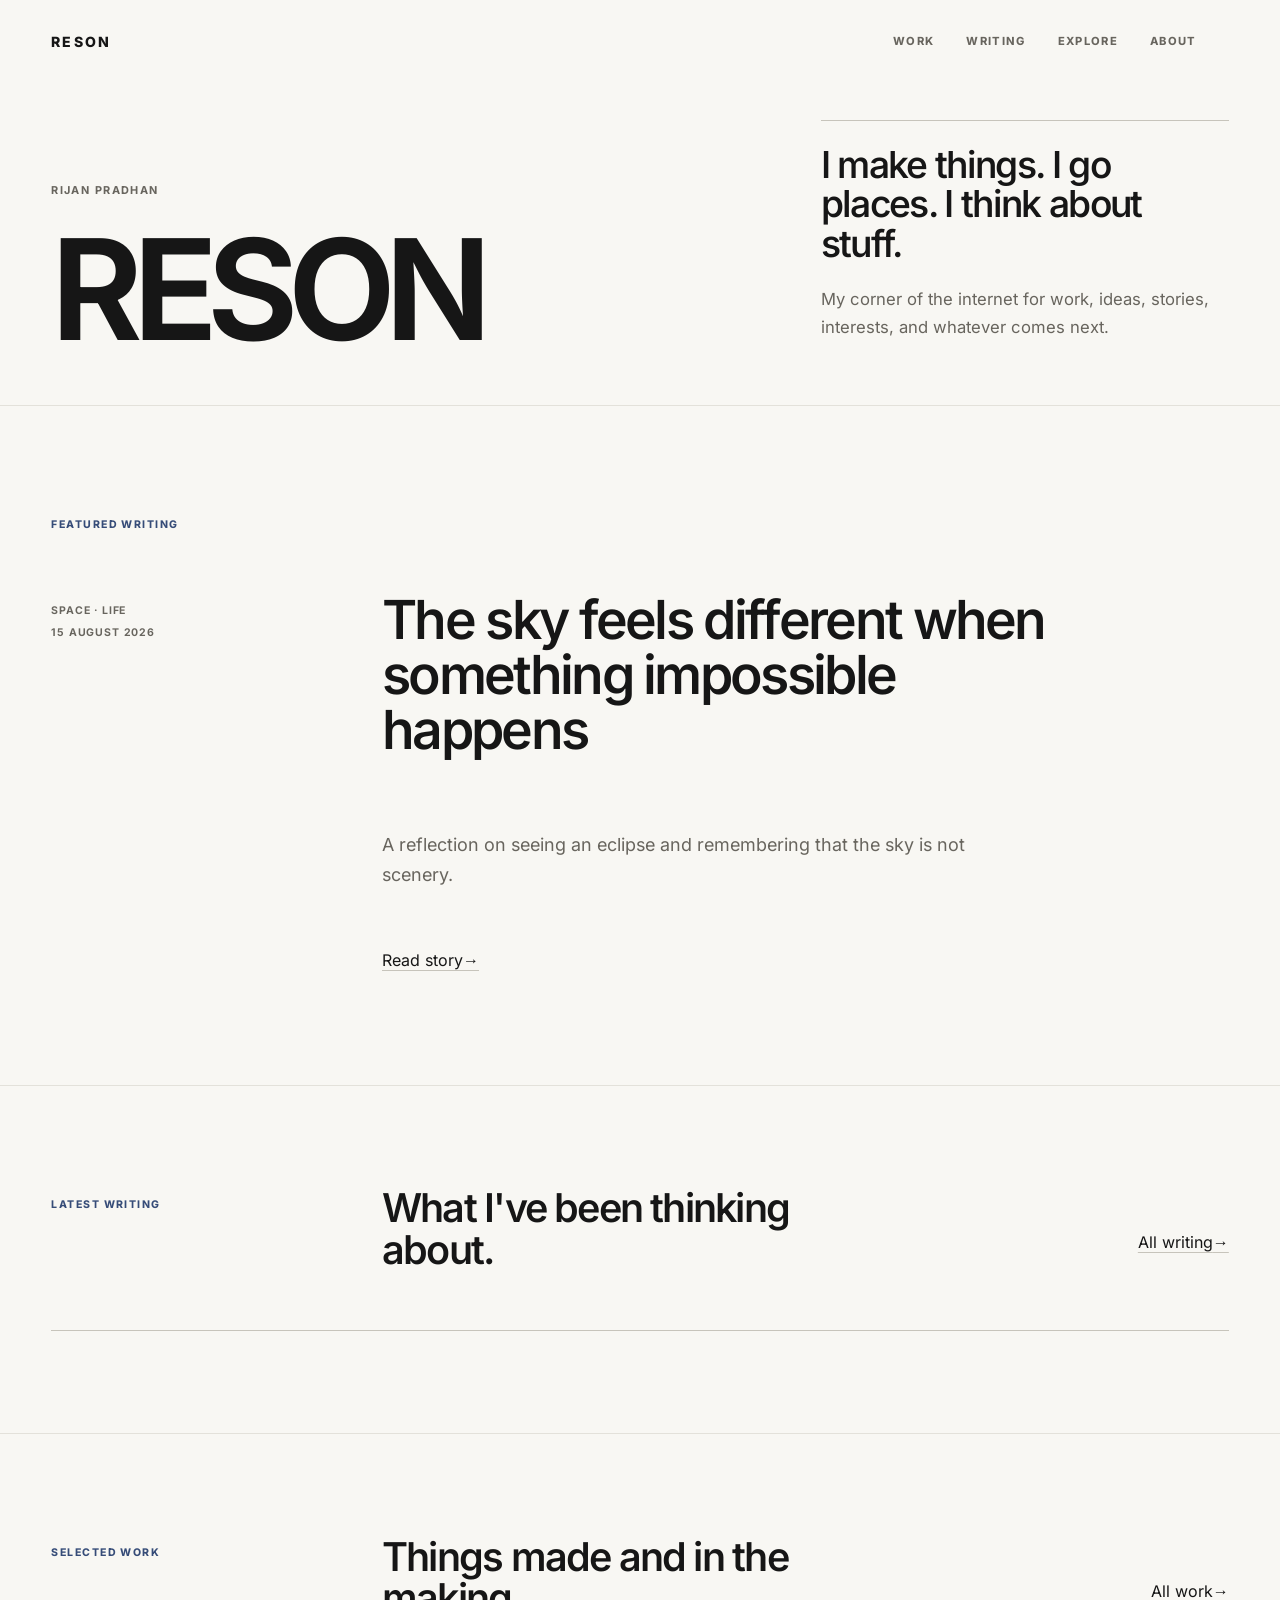
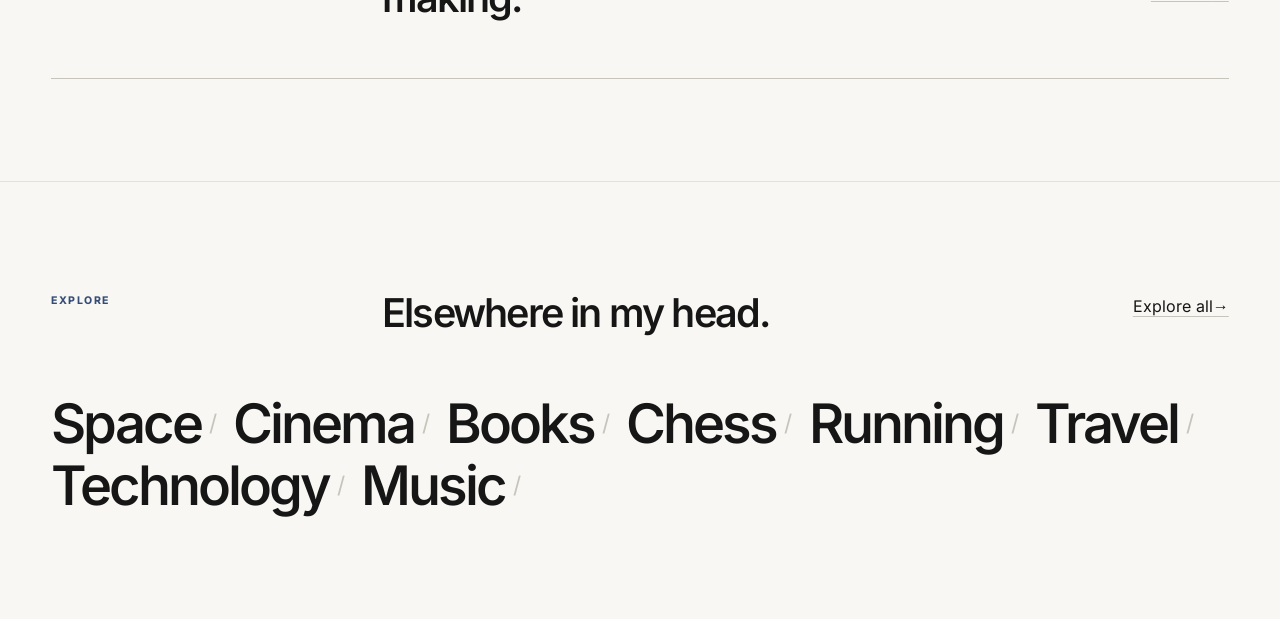
<file: index.html>
<!doctype html>
<html lang="en">
  <head>
    <meta charset="utf-8">
    <meta name="viewport" content="width=device-width, initial-scale=1">
    <meta name="theme-color" content="#F8F7F3">
    <meta
      name="description"
      content="RESON is the digital home of Rijan Pradhan — a place for work, writing, interests, and whatever comes next."
    >
    <meta name="author" content="Rijan Pradhan">
    <meta name="robots" content="index, follow">
    <meta property="og:title" content="RESON — The digital home of Rijan Pradhan">
    <meta
      property="og:description"
      content="Work, writing, interests, and whatever comes next."
    >
    <meta property="og:type" content="website">
    <meta property="og:url" content="https://byreson.com/">
    <meta property="og:site_name" content="RESON">
    <meta property="og:image" content="https://byreson.com/og.png">
    <meta property="og:image:alt" content="RESON — The digital home of Rijan Pradhan">
    <meta name="twitter:card" content="summary_large_image">
    <meta name="twitter:title" content="RESON — The digital home of Rijan Pradhan">
    <meta
      name="twitter:description"
      content="Work, writing, interests, and whatever comes next."
    >
    <meta name="twitter:image" content="https://byreson.com/og.png">
    <link rel="canonical" href="https://byreson.com/">
    <link rel="icon" href="/assets/favicon.svg" type="image/svg+xml">
    <link rel="alternate" type="application/rss+xml" title="RESON Writing" href="/rss.xml">
    <link
      rel="preload"
      href="/assets/fonts/inter-latin-variable.woff2"
      as="font"
      type="font/woff2"
      crossorigin
    >
    <script>document.documentElement.classList.add("js");</script>
    <link rel="stylesheet" href="style.css">
    <link rel="stylesheet" href="content.css">
    <script src="script.js" defer></script>
    <script type="application/ld+json">
      {
        "@context": "https://schema.org",
        "@graph": [
          {
            "@type": "Person",
            "@id": "https://byreson.com/#person",
            "name": "Rijan Pradhan",
            "alternateName": "Reson",
            "url": "https://byreson.com/",
            "sameAs": ["https://github.com/byreson"],
            "homeLocation": {
              "@type": "Place",
              "name": "Sydney, Australia"
            }
          },
          {
            "@type": "WebSite",
            "@id": "https://byreson.com/#website",
            "url": "https://byreson.com/",
            "name": "RESON",
            "description": "The digital home of Rijan Pradhan.",
            "publisher": { "@id": "https://byreson.com/#person" },
            "inLanguage": "en"
          }
        ]
      }
    </script>
    <title>RESON — The digital home of Rijan Pradhan</title>
  </head>

  <body class="home-page">
    <a class="skip-link" href="#main-content">Skip to content</a>
    <header class="site-header">
      <div class="shell header-inner">
        <a class="brand" href="/" aria-label="RESON, home" aria-current="page">
          <span>RESON</span>
        </a>

        <nav class="site-nav" aria-label="Primary navigation">
          <ul class="nav-list" id="nav-list">
            <li><a href="/work/" data-nav-link>Work</a></li>
            <li><a href="/writing/" data-nav-link>Writing</a></li>
            <li><a href="/explore/" data-nav-link>Explore</a></li>
            <li><a href="/about/" data-nav-link>About</a></li>
          </ul>

          <div class="nav-controls">
            <button
              class="menu-toggle"
              type="button"
              aria-expanded="false"
              aria-controls="nav-list"
            >
              <span class="menu-label">Menu</span>
              <span class="menu-icon" aria-hidden="true">
                <span></span>
                <span></span>
              </span>
            </button>
          </div>
        </nav>
      </div>
    </header>

    <main id="main-content">
      <section class="hero shell" id="top" aria-labelledby="hero-title">
        <div class="hero-cover">
          <p class="hero-name">Rijan Pradhan</p>
          <h1 class="hero-word" id="hero-title">RESON</h1>
        </div>
        <div class="hero-statement">
          <p class="hero-title">I make things. I go places. I think about stuff.</p>
          <p class="hero-intro">
            My corner of the internet for work, ideas, stories, interests, and whatever comes next.
          </p>
        </div>
      </section>

      <!-- RESON_PHOTO_START -->
      <!-- RESON_PHOTO_END -->

      <section class="section home-feature shell" id="featured-story" aria-labelledby="featured-story-title">
        <header class="editorial-section-header">
          <p class="section-index" id="featured-story-title">Featured writing</p>
        </header>

        <!-- RESON_FEATURE_START -->
        <article class="lead-story">
          <div class="lead-story-meta"><span>Space · Life</span><time datetime="2026-08-15">15 August 2026</time></div>
          <h2><a href="/writing/the-sky-feels-different/">The sky feels different when something impossible happens</a></h2>
          <p class="lead-story-dek">A reflection on seeing an eclipse and remembering that the sky is not scenery.</p>
          <a class="text-link" href="/writing/the-sky-feels-different/">Read story <span aria-hidden="true">→</span></a>
        </article>
        <!-- RESON_FEATURE_END -->
      </section>

      <section class="section shell" id="recent-writing" aria-labelledby="writing-title">
        <header class="editorial-section-header">
          <p class="section-index">Latest writing</p>
          <div>
            <h2 id="writing-title">What I've been thinking about.</h2>
            <a class="section-link text-link" href="/writing/">All writing <span aria-hidden="true">→</span></a>
          </div>
        </header>

        <!-- RESON_WRITING_START -->
        <div class="home-writing-list"></div>
        <!-- RESON_WRITING_END -->
      </section>

      <section class="section shell" id="selected-work" aria-labelledby="work-title">
        <header class="editorial-section-header">
          <p class="section-index">Selected work</p>
          <div>
            <h2 id="work-title">Things made and in the making.</h2>
            <a class="section-link text-link" href="/work/">All work <span aria-hidden="true">→</span></a>
          </div>
        </header>

        <!-- RESON_WORK_START -->
        <div class="project-list"></div>
        <!-- RESON_WORK_END -->
      </section>

      <section class="section interests-section shell" id="explore-teaser" aria-labelledby="explore-title">
        <header class="editorial-section-header">
          <p class="section-index">Explore</p>
          <div>
            <h2 id="explore-title">Elsewhere in my head.</h2>
            <a class="section-link text-link" href="/explore/">Explore all <span aria-hidden="true">→</span></a>
          </div>
        </header>

        <!-- RESON_EXPLORE_START -->
        <nav class="interest-field" aria-label="Explore interests">
          <a href="/explore/#space">Space</a><a href="/explore/#cinema">Cinema</a>
          <a href="/explore/#books">Books</a><a href="/explore/#chess">Chess</a>
          <a href="/explore/#running">Running</a><a href="/explore/#travel">Travel</a>
          <a href="/explore/#technology">Technology</a><a href="/explore/#music">Music</a>
        </nav>
        <!-- RESON_EXPLORE_END -->
      </section>
    </main>

    <!-- RESON_FOOTER -->
  </body>
</html>
</file>
<file: style.css>
/*
  RESON design system
  A permanent warm-paper palette with dark ink and a restrained Reson accent.
*/

:root {
  color-scheme: only light;

  /* Every colour is a token so a coherent second theme stays possible later. */
  --color-bg: #f8f7f3;
  --color-surface: #ffffff;
  --color-text: #161616;
  --color-muted: #68655e;
  --color-line: #e3e1da;
  --color-line-strong: #c7c4bb;
  --color-accent: #364c78;
  --color-accent-hover: #2d4168;
  --color-accent-contrast: #ffffff;
  --color-overlay: rgba(248, 247, 243, 0.97);
  --color-hover: rgba(22, 22, 22, 0.025);

  --font-sans: Inter, "Helvetica Neue", Helvetica, Arial, sans-serif;

  /* Two widths: type is held to a readable measure, media is allowed to breathe. */
  --shell-width: 82rem;
  --media-width: 112rem;
  --reading-width: 43rem;
  --gutter: clamp(1.25rem, 4vw, 3.75rem);
  --header-height: 5.25rem;
  --section-space: clamp(5.5rem, 10vw, 8.75rem);
  --radius-small: 0.3rem;

  /*
    One descending type scale. The RESON wordmark is the only display-scale
    element on the site; everything else steps down from it so the homepage
    has a single visual peak instead of six competing ones.
  */
  --type-display: clamp(4.5rem, 11.2vw, 8.75rem);
  --type-lead: clamp(2.1rem, 4.2vw, 3.6rem);
  --type-heading: clamp(1.85rem, 3.1vw, 2.9rem);
  --type-subheading: clamp(1.65rem, 2.8vw, 2.4rem);
  --type-row: clamp(1.3rem, 2vw, 1.75rem);
  --type-meta: 0.7rem;
}

*,
*::before,
*::after {
  box-sizing: border-box;
}

html {
  scroll-behavior: smooth;
  scroll-padding-top: calc(var(--header-height) + 1rem);
  background: var(--color-bg);
}

body {
  min-width: 0;
  margin: 0;
  overflow-x: hidden;
  background: var(--color-bg);
  color: var(--color-text);
  font-family: var(--font-sans);
  font-size: 1rem;
  line-height: 1.6;
  text-rendering: optimizeLegibility;
  -webkit-font-smoothing: antialiased;
}

body.menu-open {
  overflow: hidden;
}

a {
  color: inherit;
  text-decoration: none;
}

button,
a {
  -webkit-tap-highlight-color: transparent;
}

button {
  font: inherit;
}

a:focus-visible,
button:focus-visible {
  outline: 2px solid var(--color-accent);
  outline-offset: 5px;
}

p,
h1,
h2,
h3,
dl,
dd {
  margin-top: 0;
}

ul {
  margin: 0;
  padding: 0;
  list-style: none;
}

.shell {
  width: min(100%, var(--shell-width));
  margin-inline: auto;
  padding-inline: var(--gutter);
}

/* Photography and screenshots break past the text measure. */
.media-shell {
  width: min(100%, var(--media-width));
  margin-inline: auto;
  padding-inline: var(--gutter);
}

.skip-link {
  position: fixed;
  top: 1rem;
  left: 1rem;
  z-index: 100;
  padding: 0.7rem 1rem;
  transform: translateY(-200%);
  border-radius: var(--radius-small);
  background: var(--color-accent);
  color: #fff;
  font-size: 0.82rem;
  font-weight: 750;
  transition: transform 120ms ease;
}

.skip-link:focus {
  transform: translateY(0);
}

/* Header */
.site-header {
  position: absolute;
  inset: 0 0 auto;
  z-index: 50;
  height: var(--header-height);
}

.header-inner,
.site-nav,
.nav-controls {
  display: flex;
  align-items: center;
}

.header-inner {
  justify-content: space-between;
  height: 100%;
}

.brand {
  display: inline-flex;
  min-height: 2.75rem;
  align-items: center;
  gap: 0.55rem;
  font-size: 0.88rem;
  font-weight: 800;
  letter-spacing: 0.2em;
  line-height: 1;
}

.site-nav {
  gap: clamp(1rem, 2.5vw, 2.5rem);
}

.nav-list {
  display: flex;
  align-items: center;
  gap: clamp(1.25rem, 2.5vw, 2.5rem);
}

.nav-list a {
  position: relative;
  display: block;
  padding-block: 0.6rem;
  color: var(--color-muted);
  font-size: 0.7rem;
  font-weight: 750;
  letter-spacing: 0.12em;
  text-transform: uppercase;
  transition: color 120ms ease;
}

.nav-list a::after {
  position: absolute;
  right: 0;
  bottom: 0.33rem;
  left: 0;
  height: 1px;
  transform: scaleX(0);
  transform-origin: right;
  background: var(--color-accent);
  content: "";
  transition: transform 140ms ease;
}

.nav-list a:hover,
.nav-list a[aria-current="page"],
.nav-list a[aria-current="location"] {
  color: var(--color-text);
}

.nav-list a:hover::after,
.nav-list a[aria-current="page"]::after,
.nav-list a[aria-current="location"]::after {
  transform: scaleX(1);
  transform-origin: left;
}

.nav-controls {
  position: relative;
  z-index: 3;
  gap: 0.9rem;
}

.menu-toggle {
  border: 0;
  background: transparent;
  color: var(--color-text);
  cursor: pointer;
}

.menu-label {
  color: var(--color-muted);
  font-size: 0.64rem;
  font-weight: 750;
  letter-spacing: 0.11em;
  text-transform: uppercase;
}

.menu-toggle {
  display: none;
}

/* Hero */
.hero {
  position: relative;
  display: flex;
  min-height: 100svh;
  padding-top: calc(var(--header-height) + clamp(2.5rem, 7vh, 5.5rem));
  padding-bottom: clamp(2rem, 5vh, 4rem);
  flex-direction: column;
}

.section-index,
.eyebrow,
.project-meta > p,
.now-item dt {
  font-size: 0.66rem;
  font-weight: 760;
  letter-spacing: 0.14em;
  text-transform: uppercase;
}

.hero-title {
  margin: 0;
  font-size: clamp(2.7rem, 5.2vw, 5.25rem);
  font-weight: 560;
  letter-spacing: -0.06em;
  line-height: 0.97;
}

.hero-intro {
  max-width: 38rem;
  margin-bottom: 1.8rem;
  font-family: var(--font-sans);
  font-size: clamp(1.2rem, 2vw, 1.65rem);
  line-height: 1.5;
}

/* Phase Four: minimal editorial system. */
.brand,
.footer-identity {
  letter-spacing: 0.16em;
}

.home-page .hero {
  display: grid;
  min-height: 0;
  padding-top: calc(var(--header-height) + clamp(1.5rem, 4vh, 3.25rem));
  padding-bottom: clamp(2.5rem, 5vw, 4.25rem);
  align-items: end;
  grid-template-columns: minmax(0, 1.25fr) minmax(17rem, 0.75fr);
  grid-template-rows: auto;
  gap: clamp(2.5rem, 7vw, 7rem);
}

.hero-cover {
  align-self: end;
}

.hero-name {
  margin-bottom: clamp(1.5rem, 3vw, 2.5rem);
  color: var(--color-muted);
  font-size: 0.68rem;
  font-weight: 720;
  letter-spacing: 0.13em;
  text-transform: uppercase;
}

.home-page .hero-word {
  margin: 0;
  font-size: var(--type-display);
  font-weight: 650;
  letter-spacing: -0.075em;
  line-height: 0.74;
}

.hero-statement {
  align-self: end;
  padding-top: 1.5rem;
  border-top: 1px solid var(--color-line-strong);
}

.home-page .hero-title {
  max-width: 19ch;
  margin-bottom: 1.35rem;
  font-size: clamp(1.7rem, 2.9vw, 2.6rem);
  font-weight: 540;
  letter-spacing: -0.045em;
  line-height: 1.06;
}

.home-page .hero-intro {
  max-width: 34rem;
  margin: 0;
  color: var(--color-muted);
  font-size: clamp(1rem, 1.3vw, 1.16rem);
  line-height: 1.7;
}

/*
  The photograph is the visual continuation of the introduction, not a
  separate block: it sits directly under the hero with no rule between them,
  and is the one element allowed past the text measure.
*/
.home-photo {
  margin: 0 auto clamp(3.5rem, 7vw, 6rem);
}

.home-photo img {
  display: block;
  width: 100%;
  height: auto;
  aspect-ratio: 16 / 9;
  object-fit: cover;
  background: var(--color-hover);
}

.home-photo figcaption {
  margin-top: 0.9rem;
  color: var(--color-muted);
  font-size: var(--type-meta);
  font-weight: 680;
  letter-spacing: 0.12em;
  text-transform: uppercase;
}

.home-page .section {
  padding-block: clamp(4.5rem, 8vw, 7rem);
}

.editorial-section-header {
  display: grid;
  margin-bottom: clamp(2.4rem, 4.6vw, 3.9rem);
  grid-template-columns: minmax(8rem, 0.3fr) minmax(0, 1fr);
  gap: clamp(2rem, 6vw, 6rem);
}

.editorial-section-header .section-index {
  padding-top: 0.55rem;
}

.editorial-section-header > div {
  display: flex;
  align-items: flex-end;
  justify-content: space-between;
  gap: 2rem;
}

.editorial-section-header h2 {
  max-width: 18ch;
  margin: 0;
  font-size: var(--type-heading);
  font-weight: 570;
  letter-spacing: -0.045em;
  line-height: 1.04;
}

.editorial-section-header .section-link {
  flex: 0 0 auto;
  margin: 0 0 0.35rem;
}

.home-feature {
  border-top-color: var(--color-line-strong);
}

.lead-story {
  display: grid;
  grid-template-columns: minmax(8rem, 0.3fr) minmax(0, 1fr);
  gap: 1.5rem clamp(2rem, 6vw, 6rem);
}

.lead-story-image {
  grid-column: 1 / -1;
  margin: 0 0 clamp(2rem, 5vw, 4rem);
}

.lead-story-image img {
  display: block;
  width: 100%;
  max-height: 72vh;
  object-fit: cover;
}

.lead-story-meta {
  display: flex;
  padding-top: 0.6rem;
  color: var(--color-muted);
  font-size: 0.66rem;
  font-weight: 680;
  letter-spacing: 0.08em;
  line-height: 1.6;
  text-transform: uppercase;
  flex-direction: column;
  gap: 0.35rem;
}

.lead-story h2,
.feature-empty h2 {
  max-width: 20ch;
  margin: 0;
  font-size: var(--type-lead);
  font-weight: 560;
  letter-spacing: -0.05em;
  line-height: 1.02;
}

.lead-story h2 a,
.project h3 a,
.interest-field a {
  transition: color 140ms ease;
}

.lead-story h2 a:hover,
.project h3 a:hover,
.interest-field a:hover {
  color: var(--color-accent-hover);
}

.lead-story-dek {
  max-width: 39rem;
  margin: clamp(1.75rem, 4vw, 3rem) 0 1.5rem;
  color: var(--color-muted);
  font-size: clamp(1rem, 1.4vw, 1.18rem);
  line-height: 1.7;
  grid-column: 2;
}

/* Standalone calls to action keep a comfortable target; inline links do not. */
.lead-story > .text-link,
.project-link,
.editorial-section-header .section-link {
  display: inline-flex;
  min-height: 2.75rem;
  width: fit-content;
  align-items: center;
}

.lead-story > .text-link {
  grid-column: 2;
}

.home-page .writing-row {
  grid-template-columns: minmax(8rem, 0.42fr) minmax(15rem, 1.15fr) minmax(13rem, 0.8fr);
  padding-block: clamp(2rem, 4vw, 3.25rem);
}

.home-page .writing-row:hover,
.home-page .project:hover {
  background: transparent;
}

.home-page .project {
  min-height: 0;
  padding-block: clamp(2.5rem, 4.5vw, 3.75rem);
}

.home-page .project h3 {
  font-size: var(--type-subheading);
}

/*
  Ten topics, sized so they break into balanced lines rather than leaving a
  single orphaned word on its own row.
*/
.home-page .interest-field {
  max-width: 72rem;
  gap: 0 0.35em;
  font-size: clamp(2rem, 4.4vw, 3.4rem);
  font-weight: 550;
  line-height: 1.12;
}

.home-page .interest-field a {
  border-bottom: 1px solid transparent;
}

.home-page .interest-field a:hover {
  border-color: currentColor;
}

.home-page .interest-field a::after {
  margin-left: 0.35em;
  color: var(--color-line-strong);
}

@media (max-width: 58rem) {
  .home-page .hero {
    min-height: auto;
    padding-top: 8.5rem;
    grid-template-columns: 1fr;
    gap: 3.25rem;
  }

  .hero-statement {
    max-width: 42rem;
  }

  .home-page .writing-row {
    grid-template-columns: minmax(8rem, 0.45fr) minmax(0, 1.55fr);
  }

  .home-page .writing-row > p {
    grid-column: 2;
  }
}

@media (max-width: 44rem) {
  .home-page .hero {
    padding-top: 7.25rem;
    padding-bottom: 3.5rem;
    gap: 2.6rem;
  }

  .home-page .hero-word {
    font-size: clamp(4rem, 21vw, 6rem);
  }

  .home-page .hero-title {
    font-size: clamp(1.7rem, 8vw, 2.45rem);
  }

  .editorial-section-header,
  .lead-story,
  .home-page .writing-row {
    grid-template-columns: 1fr;
  }

  .editorial-section-header {
    gap: 1.25rem;
  }

  .editorial-section-header > div {
    align-items: flex-start;
    flex-direction: column;
    gap: 1.5rem;
  }

  .editorial-section-header h2 {
    font-size: clamp(2.45rem, 12vw, 4rem);
  }

  .editorial-section-header .section-link {
    margin: 0;
  }

  .lead-story-meta {
    flex-direction: row;
    flex-wrap: wrap;
    gap: 0.35rem 1rem;
  }

  .lead-story h2,
  .feature-empty h2 {
    font-size: clamp(2.75rem, 13.5vw, 4.6rem);
  }

  .lead-story-dek,
  .lead-story > .text-link,
  .home-page .writing-row > p {
    grid-column: auto;
  }

  .home-page .interest-field {
    font-size: clamp(2.25rem, 11.5vw, 3.8rem);
  }

  .footer-inner {
    min-height: 0;
    padding-block: 2.75rem;
    grid-template-columns: 1fr;
    gap: 1.25rem;
  }
}

@media (max-width: 28rem) {
  .home-page .hero-word {
    font-size: clamp(3.6rem, 20.5vw, 4.8rem);
  }

  .footer-identity {
    gap: 0.45rem;
    letter-spacing: 0.1em;
  }
}

/* Shared section layout */
.section {
  padding-top: var(--section-space);
  padding-bottom: var(--section-space);
  border-top: 1px solid var(--color-line);
  scroll-margin-top: 2rem;
}

.section-index {
  margin: 0;
  padding-top: 0.65rem;
  color: var(--color-accent);
}

.eyebrow {
  color: var(--color-muted);
}

/* Now */
.now-grid {
  display: grid;
  margin: 0;
  border-top: 1px solid var(--color-line-strong);
  border-left: 1px solid var(--color-line);
  grid-template-columns: repeat(2, minmax(0, 1fr));
}

.now-item {
  min-height: 12rem;
  padding: clamp(1.5rem, 3.5vw, 3rem);
  border-right: 1px solid var(--color-line);
  border-bottom: 1px solid var(--color-line);
}

.now-item dt {
  margin-bottom: 2.5rem;
  color: var(--color-accent);
}

.now-item dd {
  max-width: 29rem;
  margin: 0;
  font-size: clamp(1.25rem, 2.4vw, 2.1rem);
  font-weight: 520;
  letter-spacing: -0.035em;
  line-height: 1.12;
}

.now-item-wide {
  min-height: 10rem;
  grid-column: 1 / -1;
}

.now-item-wide dd {
  max-width: none;
}

/* Work */
.project-list {
  border-top: 1px solid var(--color-line-strong);
}

.project {
  display: grid;
  min-height: 21rem;
  padding-block: clamp(2.5rem, 5vw, 4.5rem);
  border-bottom: 1px solid var(--color-line);
  grid-template-columns: minmax(3rem, 0.13fr) minmax(0, 1fr);
  gap: clamp(1.5rem, 4vw, 4rem);
  transition: background-color 140ms ease;
}

.project:hover {
  background: var(--color-hover);
}

.project .project-screenshot {
  grid-column: 1 / -1;
  width: auto;
  margin: 0 0 clamp(1.5rem, 3vw, 2.5rem);
}

.project-number {
  margin: 0;
  color: var(--color-muted);
  font-size: 0.72rem;
  font-variant-numeric: tabular-nums;
  letter-spacing: 0.08em;
}

.project-body .eyebrow {
  margin-bottom: 1.25rem;
}

.project h3 {
  margin-bottom: 1.5rem;
  font-size: var(--type-subheading);
  font-weight: 550;
  letter-spacing: -0.045em;
  line-height: 1.04;
}

.project-body > p:not(.eyebrow) {
  max-width: 42rem;
  color: var(--color-muted);
  font-size: clamp(0.98rem, 1.3vw, 1.08rem);
}

.project-meta {
  align-self: end;
}

.project-meta > p {
  margin-bottom: 1rem;
  color: var(--color-muted);
}

.project-meta ul {
  display: flex;
  gap: 0.5rem;
  flex-wrap: wrap;
}

.project-meta li {
  padding: 0.45rem 0.68rem;
  border: 1px solid var(--color-line);
  border-radius: 999px;
  color: var(--color-muted);
  font-size: 0.65rem;
  line-height: 1;
}

/* Empty writing state: quiet and honest, never a decorative panel. */
.journal-empty {
  padding: clamp(1.75rem, 3vw, 2.5rem) 0 0;
}

.journal-empty h3 {
  max-width: 42rem;
  margin: 0 0 1rem;
  font-family: var(--font-sans);
  font-size: var(--type-subheading);
  font-weight: 500;
  letter-spacing: -0.04em;
  line-height: 1.1;
}

.journal-empty > p:last-child {
  max-width: 35rem;
  margin-bottom: 0;
  color: var(--color-muted);
}

.interest-field a {
  transition: color 140ms ease;
}

.interest-field a:hover {
  color: var(--color-accent-hover);
}

/* Interest graph */
.interest-field {
  display: flex;
  margin: 0;
  gap: 0 0.32em;
  flex-wrap: wrap;
  font-family: var(--font-sans);
  font-size: clamp(2.7rem, 7.6vw, 7.4rem);
  letter-spacing: -0.055em;
  line-height: 1.03;
}

.interest-field a {
  display: inline-flex;
  align-items: center;
}

.interest-field a::after {
  margin-left: 0.32em;
  color: var(--color-accent);
  content: "/";
  font-family: var(--font-sans);
  font-size: 0.42em;
  font-weight: 400;
}

/* Footer and static error page */
.site-footer {
  border-top: 1px solid var(--color-line);
}

.footer-inner {
  display: grid;
  min-height: 8rem;
  padding-block: 2rem;
  align-items: center;
  grid-template-columns: 1fr auto auto;
  gap: clamp(1.5rem, 4vw, 4rem);
  color: var(--color-muted);
  font-size: 0.7rem;
}

.footer-copyright {
  margin: 0;
}

.footer-identity {
  display: inline-flex;
  min-height: 2.75rem;
  width: fit-content;
  align-items: center;
  gap: 0.65rem;
  color: var(--color-text);
  font-size: 0.72rem;
  font-weight: 720;
  letter-spacing: 0.16em;
  text-transform: uppercase;
}

.footer-profile {
  display: inline-flex;
  min-height: 2.75rem;
  align-items: center;
  gap: 0.35rem;
  transition: color 140ms ease;
}

.footer-profile:hover {
  color: var(--color-accent-hover);
}

.error-page {
  display: flex;
  min-height: 100svh;
  flex-direction: column;
}

.error-page .error-content {
  display: flex;
  width: 100%;
  min-height: min(44rem, 80svh);
  padding-block: 4rem;
  align-items: center;
  justify-content: center;
  flex: 1;
  flex-direction: column;
  text-align: center;
}

.error-page .site-footer {
  width: 100%;
}

.error-code {
  margin-bottom: 1rem;
  color: var(--color-accent);
  font-size: clamp(6rem, 23vw, 16rem);
  font-weight: 700;
  letter-spacing: -0.09em;
  line-height: 0.8;
}

.error-content h1 {
  margin-bottom: 1rem;
  font-family: var(--font-sans);
  font-size: clamp(2rem, 5vw, 4.5rem);
  font-weight: 400;
  letter-spacing: -0.05em;
}

.error-content > p:not(.error-code) {
  max-width: 31rem;
  margin-inline: auto;
  color: var(--color-muted);
}

.error-link {
  display: inline-flex;
  min-height: 2.75rem;
  margin-top: 1rem;
  align-items: center;
  border-bottom: 1px solid var(--color-accent);
  font-size: 0.75rem;
  font-weight: 750;
  letter-spacing: 0.1em;
  text-transform: uppercase;
}

@media (max-width: 58rem) {
  .project {
    grid-template-columns: 3rem minmax(0, 1fr);
  }

  .project-meta {
    grid-column: 2;
  }
}

@media (max-width: 44rem) {
  :root {
    --header-height: 4.75rem;
    --section-space: 5.25rem;
  }

  .site-nav {
    gap: 0.5rem;
  }

  .nav-list {
    justify-content: flex-end;
    gap: 0.7rem;
    flex-wrap: wrap;
  }

  .nav-list a {
    font-size: 0.56rem;
  }

  .js .menu-toggle {
    display: flex;
    min-height: 2.75rem;
    align-items: center;
    gap: 0.7rem;
    padding: 0.4rem 0;
  }

  .menu-icon {
    display: flex;
    width: 1.2rem;
    height: 0.7rem;
    flex-direction: column;
    justify-content: space-between;
  }

  .menu-icon span {
    width: 100%;
    height: 1px;
    background: currentColor;
    transition: transform 140ms ease;
  }

  .menu-toggle[aria-expanded="true"] .menu-icon span:first-child {
    transform: translateY(0.33rem) rotate(45deg);
  }

  .menu-toggle[aria-expanded="true"] .menu-icon span:last-child {
    transform: translateY(-0.33rem) rotate(-45deg);
  }

  .js .nav-list {
    position: fixed;
    inset: 0;
    z-index: 2;
    display: flex;
    padding: calc(var(--header-height) + 3rem) var(--gutter) 3rem;
    visibility: hidden;
    flex-direction: column;
    align-items: flex-start;
    justify-content: center;
    gap: 0.25rem;
    background: var(--color-overlay);
    opacity: 0;
    -webkit-backdrop-filter: blur(22px);
    backdrop-filter: blur(22px);
    transition:
      opacity 120ms ease,
      visibility 120ms;
  }

  .js .nav-list.is-open {
    visibility: visible;
    opacity: 1;
  }

  .js .nav-list a {
    min-height: 3.2rem;
    padding: 0;
    font-size: clamp(2.5rem, 13vw, 4.25rem);
    font-weight: 550;
    letter-spacing: -0.055em;
    line-height: 1;
    text-transform: none;
  }

  .js .nav-list a::after {
    display: none;
  }

  .hero {
    min-height: max(45rem, 100svh);
    padding-top: calc(var(--header-height) + 3rem);
  }

  .hero-title {
    font-size: clamp(2.8rem, 13.5vw, 4.6rem);
  }

  .hero-intro {
    font-size: 1.2rem;
  }

  .now-grid {
    grid-template-columns: 1fr;
  }

  .now-item,
  .now-item-wide {
    min-height: 10rem;
    grid-column: auto;
  }

  .now-item dt {
    margin-bottom: 2rem;
  }

  .project {
    min-height: 0;
    grid-template-columns: 2rem minmax(0, 1fr);
  }

  .interest-field {
    font-size: clamp(2.5rem, 13vw, 4.7rem);
  }

  .footer-inner {
    min-height: 0;
    padding-block: 2.75rem;
    grid-template-columns: 1fr;
    gap: 1.25rem;
  }

  .footer-copyright {
    order: 3;
  }
}

@media (max-width: 28rem) {
  .project {
    display: block;
  }

  .project-number,
  .project-meta {
    margin-top: 0;
    margin-bottom: 1.5rem;
  }

  .project-meta {
    margin-top: 2rem;
  }
}

@media (prefers-reduced-motion: reduce) {
  html {
    scroll-behavior: auto;
  }

  *,
  *::before,
  *::after {
    animation-duration: 0.01ms !important;
    animation-iteration-count: 1 !important;
    scroll-behavior: auto !important;
    transition-duration: 0.01ms !important;
  }
}
</file>
<file: content.css>
/*
  Phase Two editorial layer
  Inter carries the identity and interface. Newsreader appears only where a
  sustained reading rhythm is useful: article decks and article prose.
*/

@font-face {
  font-family: "Inter Variable";
  font-style: normal;
  font-weight: 100 900;
  font-display: swap;
  src: url("/assets/fonts/inter-latin-variable.woff2") format("woff2");
}

@font-face {
  font-family: "Newsreader Variable";
  font-style: normal;
  font-weight: 200 800;
  font-display: swap;
  src: url("/assets/fonts/newsreader-latin-variable.woff2") format("woff2");
}

@font-face {
  font-family: "Newsreader Variable";
  font-style: italic;
  font-weight: 200 800;
  font-display: swap;
  src: url("/assets/fonts/newsreader-latin-italic-variable.woff2") format("woff2");
}

:root {
  --font-sans: "Inter Variable", Inter, "Helvetica Neue", Helvetica, Arial, sans-serif;
  --font-reading: "Newsreader Variable", Newsreader, Georgia, "Times New Roman", serif;
  --font-mono: "SFMono-Regular", Consolas, "Liberation Mono", Menlo, monospace;
  --content-width: 46rem;
  --type-page-title: clamp(2.4rem, 4.6vw, 4rem);
  --type-section-title: clamp(1.75rem, 2.9vw, 2.6rem);
  --type-reading: clamp(1.15rem, 1.15vw + 0.85rem, 1.34rem);
}

::selection {
  background: var(--color-accent);
  color: var(--color-bg);
}

body {
  font-optical-sizing: auto;
  font-variation-settings: "opsz" 14;
}

html {
  scrollbar-color: var(--color-line-strong) transparent;
}

.nav-list a[aria-current="page"],
.nav-list a[aria-current="location"] {
  color: var(--color-text);
}

.nav-list a[aria-current="page"]::after,
.nav-list a[aria-current="location"]::after {
  transform: scaleX(1);
}

.text-link,
.external-link {
  text-decoration-color: var(--color-line-strong);
  text-decoration-line: underline;
  text-decoration-thickness: 1px;
  text-underline-offset: 0.22em;
  transition: color 140ms ease, text-decoration-color 140ms ease;
}

.text-link:hover,
.external-link:hover {
  color: var(--color-accent-hover);
  text-decoration-color: currentColor;
}

.external-link::after {
  content: " ↗";
  font-family: var(--font-sans);
  font-size: 0.68em;
  font-style: normal;
  vertical-align: 0.22em;
}

/* Shared interior-page structure */
.page-hero {
  min-height: min(44rem, 74vh);
  padding-top: clamp(10.5rem, 19vh, 13rem);
  padding-bottom: clamp(4.5rem, 8vw, 7.5rem);
  border-bottom: 1px solid var(--color-line);
}

.page-kicker,
.record-meta {
  margin-bottom: clamp(1.6rem, 4vw, 3rem);
  color: var(--color-accent);
  font-size: 0.68rem;
  font-weight: 780;
  letter-spacing: 0.16em;
  text-transform: uppercase;
}

.page-hero h1,
.article-header h1 {
  max-width: 12ch;
  margin-bottom: clamp(2rem, 4vw, 3.2rem);
  font-size: var(--type-page-title);
  font-weight: 570;
  letter-spacing: -0.072em;
  line-height: 0.91;
}

.page-dek,
.article-dek {
  max-width: 39rem;
  margin-bottom: 0;
  color: var(--color-muted);
  font-size: clamp(1.06rem, 1.6vw, 1.3rem);
  line-height: 1.62;
}

.page-section {
  padding-top: clamp(3.2rem, 6.2vw, 5.5rem);
  padding-bottom: var(--section-space);
}

.empty-state {
  max-width: 46rem;
  padding: clamp(2.2rem, 5vw, 4.5rem);
  border: 1px solid var(--color-line);
  background: var(--color-hover);
}

.empty-state h2 {
  margin-bottom: 1rem;
  font-size: var(--type-subheading);
  font-weight: 580;
  letter-spacing: -0.045em;
  line-height: 1.04;
}

.empty-state > p:last-child {
  max-width: 35rem;
  margin-bottom: 0;
  color: var(--color-muted);
}

/* Writing index and generated homepage list */
.writing-year + .writing-year {
  margin-top: clamp(5rem, 9vw, 8rem);
}

.writing-year > h2 {
  margin-bottom: 1.6rem;
  color: var(--color-muted);
  font-size: 0.68rem;
  font-weight: 760;
  letter-spacing: 0.14em;
}

.writing-list,
.home-writing-list {
  border-top: 1px solid var(--color-line-strong);
}

.writing-row {
  display: grid;
  grid-template-columns: minmax(8.5rem, 0.7fr) minmax(14rem, 1.5fr) minmax(13rem, 1fr);
  gap: clamp(1.25rem, 3vw, 3.5rem);
  align-items: start;
  padding-block: clamp(1.8rem, 3.5vw, 3.2rem);
  border-bottom: 1px solid var(--color-line);
  transition: background-color 140ms ease;
}

.writing-row:hover {
  background: linear-gradient(90deg, transparent, var(--color-hover), transparent);
}

.writing-row.has-image {
  grid-template-columns: minmax(7rem, 9rem) minmax(0, 1fr);
  column-gap: clamp(1.25rem, 3vw, 2.5rem);
}

.writing-row.has-image .writing-row-image {
  grid-row: 1 / -1;
  grid-column: 1;
}

.writing-row.has-image .writing-row-meta,
.writing-row.has-image h2,
.writing-row.has-image > p {
  grid-column: 2;
}

.writing-row-image img {
  display: block;
  width: 100%;
  aspect-ratio: 4 / 3;
  object-fit: cover;
  background: var(--color-hover);
}

.writing-row-meta {
  display: flex;
  flex-direction: column;
  gap: 0.3rem;
  color: var(--color-muted);
  font-size: 0.69rem;
  font-weight: 650;
  letter-spacing: 0.06em;
  line-height: 1.5;
  text-transform: uppercase;
}

.writing-row h2 {
  margin-bottom: 0;
  font-size: clamp(1.35rem, 2.3vw, 2.05rem);
  font-weight: 590;
  letter-spacing: -0.045em;
  line-height: 1.08;
}

.writing-row h2 a {
  transition: color 140ms ease;
}

.writing-row h2 a:hover {
  color: var(--color-accent-hover);
}

.writing-row > p {
  margin-bottom: 0;
  color: var(--color-muted);
  font-size: 0.92rem;
  line-height: 1.68;
}

.home-writing-empty {
  max-width: 56rem;
}

/* Phase Three indexes: editorial lists with strong hierarchy and very little chrome. */
.featured-writing {
  margin-bottom: clamp(4rem, 8vw, 7rem);
  padding: clamp(2rem, 4vw, 3.75rem);
  border: 1px solid var(--color-line-strong);
  background: var(--color-surface);
}

.featured-writing > .eyebrow {
  margin-bottom: clamp(2rem, 5vw, 4rem);
  color: var(--color-accent);
}

.featured-writing-inner {
  display: grid;
  grid-template-columns: minmax(16rem, 1.15fr) minmax(15rem, 0.85fr);
  gap: clamp(2rem, 6vw, 6rem);
  align-items: end;
}

.featured-writing h2 {
  margin: 0;
  font-size: clamp(2rem, 4.2vw, 4rem);
  font-weight: 580;
  letter-spacing: -0.06em;
  line-height: 0.98;
}

.featured-writing h2 a,
.work-index-row h2 a {
  transition: color 140ms ease;
}

.featured-writing h2 a:hover,
.work-index-row h2 a:hover {
  color: var(--color-accent-hover);
}

.featured-writing-inner > div:last-child > p {
  color: var(--color-muted);
}

.writing-topics-section {
  margin-top: clamp(4rem, 8vw, 7rem);
  padding-top: clamp(2rem, 4vw, 3.5rem);
  border-top: 1px solid var(--color-line-strong);
}

.writing-topics {
  display: flex;
  margin-top: 1.5rem;
  gap: 0.55rem;
  flex-wrap: wrap;
}

.writing-topics a {
  display: inline-flex;
  min-height: 2.75rem;
  padding-inline: 0.9rem;
  align-items: center;
  border: 1px solid var(--color-line);
  border-radius: 999px;
  color: var(--color-muted);
  font-size: 0.68rem;
  font-weight: 700;
  letter-spacing: 0.08em;
  text-transform: uppercase;
  transition: border-color 140ms ease, color 140ms ease;
}

.writing-topics a:hover {
  border-color: var(--color-accent-hover);
  color: var(--color-accent-hover);
}

.latest-writing > .eyebrow {
  margin-bottom: 1.5rem;
  color: var(--color-accent);
}

/*
  Work index: an employer scans this. Screenshot first where one exists,
  then title, summary, the technologies that project actually used, and
  every way to inspect it. Text-only projects stay equally deliberate.
*/
.work-index-list {
  border-top: 1px solid var(--color-line-strong);
}

.work-index-row {
  display: grid;
  grid-template-columns: minmax(0, 1fr);
  gap: clamp(1.5rem, 3.5vw, 3rem);
  padding-block: clamp(2.5rem, 5vw, 4.25rem);
  border-bottom: 1px solid var(--color-line);
}

.work-index-row.has-screenshot {
  align-items: start;
  grid-template-columns: minmax(0, 1.05fr) minmax(0, 1fr);
}

.work-index-visual:empty {
  display: none;
}

.work-index-visual .project-screenshot {
  margin: 0;
}

.work-index-number {
  margin: 0 0 0.9rem;
  color: var(--color-accent);
  font-size: 0.68rem;
  font-variant-numeric: tabular-nums;
  letter-spacing: 0.08em;
}

.work-index-row .record-meta {
  margin-bottom: 0.75rem;
  color: var(--color-muted);
}

.work-index-row h2 {
  margin-bottom: 0.9rem;
  font-size: var(--type-subheading);
  font-weight: 580;
  letter-spacing: -0.045em;
  line-height: 1.04;
}

.work-index-summary {
  max-width: 44ch;
  margin-bottom: 1.25rem;
  color: var(--color-muted);
}

.work-index-tech {
  display: flex;
  margin-bottom: 1.5rem;
  gap: 0.35rem 0.9rem;
  flex-wrap: wrap;
  color: var(--color-muted);
  font-size: 0.7rem;
  font-weight: 650;
  letter-spacing: 0.07em;
  text-transform: uppercase;
}

.work-index-tech li + li::before {
  margin-right: 0.9rem;
  color: var(--color-line-strong);
  content: "/";
}

.work-index-actions {
  display: flex;
  gap: 0.25rem 2rem;
  flex-wrap: wrap;
  font-size: 0.8rem;
  font-weight: 650;
}

.work-index-actions a {
  display: inline-flex;
  min-height: 2.75rem;
  align-items: center;
}

.work-technologies {
  margin-top: clamp(3.5rem, 7vw, 6rem);
  padding-top: clamp(2rem, 4vw, 3.25rem);
  border-top: 1px solid var(--color-line-strong);
}

.work-technologies > .eyebrow {
  margin-bottom: 1rem;
  color: var(--color-muted);
}

.work-technologies h2 {
  max-width: 20ch;
  margin-bottom: 1.75rem;
  font-size: var(--type-subheading);
  font-weight: 570;
  letter-spacing: -0.045em;
  line-height: 1.04;
}

.technology-cloud {
  display: flex;
  gap: 0.6rem 1.4rem;
  flex-wrap: wrap;
  color: var(--color-text);
  font-size: 0.86rem;
  font-weight: 600;
}

.technology-cloud li + li::before {
  margin-right: 1.4rem;
  color: var(--color-line-strong);
  content: "/";
}

/*
  Experience sits below projects and reads quieter than them on purpose:
  projects are the evidence, experience is the context around it.
*/
.experience-block {
  margin-top: clamp(3.5rem, 7vw, 6rem);
  padding-top: clamp(2rem, 4vw, 3.25rem);
  border-top: 1px solid var(--color-line-strong);
}

.experience-block > .eyebrow {
  margin-bottom: 1rem;
  color: var(--color-muted);
}

.experience-block > h2 {
  max-width: 20ch;
  margin-bottom: 1.75rem;
  font-size: var(--type-subheading);
  font-weight: 570;
  letter-spacing: -0.045em;
  line-height: 1.04;
}

.experience-list {
  border-top: 1px solid var(--color-line);
}

.experience-row {
  display: grid;
  grid-template-columns: minmax(12rem, 0.8fr) minmax(0, 1.2fr);
  gap: clamp(0.75rem, 3vw, 3rem);
  padding-block: clamp(1.5rem, 3vw, 2.5rem);
  border-bottom: 1px solid var(--color-line);
}

.experience-row h3 {
  margin-bottom: 0;
  font-size: clamp(1.1rem, 1.6vw, 1.35rem);
  font-weight: 600;
  letter-spacing: -0.03em;
  line-height: 1.25;
}

.experience-row .record-meta {
  margin-bottom: 0.3rem;
}

.experience-row p {
  margin-bottom: 0;
  color: var(--color-muted);
  font-size: 0.94rem;
  line-height: 1.7;
}

.experience-row .text-link {
  display: inline-flex;
  min-height: 2.75rem;
  align-items: center;
  font-size: 0.78rem;
  font-weight: 650;
}

/*
  About earns a portrait beside its copy. Without one the copy simply keeps
  its natural measure, so the layout never depends on a photograph existing.
*/
.page-with-portrait.has-portrait {
  display: grid;
  align-items: start;
  grid-template-columns: minmax(15rem, 0.62fr) minmax(0, 1fr);
  gap: clamp(2.5rem, 6vw, 5.5rem);
}

.page-portrait {
  margin: 0;
  position: sticky;
  top: calc(var(--header-height) + 2rem);
}

.page-portrait img {
  display: block;
  width: 100%;
  height: auto;
  aspect-ratio: 3 / 4;
  object-fit: cover;
  background: var(--color-hover);
}

.page-portrait figcaption {
  margin-top: 0.8rem;
  color: var(--color-muted);
  font-size: var(--type-meta);
  font-weight: 680;
  letter-spacing: 0.12em;
  text-transform: uppercase;
}

.editorial-page-copy {
  width: min(100%, 50rem);
  font-size: clamp(1.1rem, 1.3vw, 1.28rem);
  line-height: 1.75;
}

.editorial-page-copy p {
  margin-bottom: 1.6em;
}

.editorial-page-copy p:first-child {
  color: var(--color-text);
  font-size: clamp(1.4rem, 2.6vw, 2.15rem);
  letter-spacing: -0.035em;
  line-height: 1.45;
}

.editorial-page-copy p:last-child {
  margin-bottom: 0;
  color: var(--color-muted);
}

.project-context {
  margin-top: 2rem;
  color: var(--color-muted);
  font-size: 0.72rem;
  font-weight: 700;
  letter-spacing: 0.08em;
  text-transform: uppercase;
}

/* Long-form reading */
.article-page,
.project-page {
  padding-top: var(--header-height);
}

.article-header {
  padding-top: clamp(5rem, 10vw, 9rem);
  padding-bottom: clamp(3rem, 7vw, 6rem);
}

.article-header h1 {
  max-width: 15ch;
}

.article-dek {
  max-width: 43rem;
}

.article-route .article-dek {
  font-family: var(--font-reading);
  font-size: clamp(1.35rem, 2vw, 1.75rem);
  font-optical-sizing: auto;
  font-variation-settings: "opsz" 36;
  line-height: 1.5;
}

.topic-chips,
.technology-list {
  display: flex;
  flex-wrap: wrap;
  gap: 0.5rem;
  margin-bottom: 2rem;
}

.topic-chips a,
.topic-chips span,
.technology-list li {
  padding: 0.42rem 0.72rem;
  border: 1px solid var(--color-line);
  border-radius: 999px;
  color: var(--color-muted);
  font-size: 0.65rem;
  font-weight: 700;
  letter-spacing: 0.08em;
  line-height: 1;
  text-transform: uppercase;
}

.topic-chips a {
  transition: border-color 140ms ease, color 140ms ease;
}

.topic-chips a:hover {
  border-color: var(--color-accent-hover);
  color: var(--color-accent-hover);
}

.article-dates {
  display: flex;
  flex-wrap: wrap;
  gap: 0.7rem 1.5rem;
  margin-top: 2rem;
  color: var(--color-muted);
  font-size: 0.72rem;
  font-weight: 650;
  letter-spacing: 0.06em;
  text-transform: uppercase;
}

/* Width comes from .media-shell; this only owns rhythm and cropping. */
.article-lead-image {
  margin: 0 auto clamp(3.5rem, 7vw, 6rem);
}

.article-lead-image img {
  display: block;
  width: 100%;
  height: auto;
  max-height: 75vh;
  object-fit: cover;
  background: var(--color-hover);
}

.project-screenshot {
  margin: 0 auto clamp(2.5rem, 5vw, 4rem);
}

/*
  Screenshots are contained, not cropped: a UI capture loses its meaning if
  the edges are cut off, so this uses object-fit: contain on a light surface.
*/
.project-screenshot img {
  display: block;
  width: 100%;
  height: auto;
  max-height: 70vh;
  object-fit: contain;
  background: var(--color-surface);
  border: 1px solid var(--color-line);
}

.project-screenshot-frame {
  margin-bottom: clamp(2.5rem, 5vw, 4rem);
}

.project-screenshot-frame .project-screenshot {
  margin-bottom: 0;
}

.article-prose,
.project-prose {
  width: min(100%, var(--content-width));
  padding-bottom: clamp(4.5rem, 8vw, 7rem);
}

.article-prose {
  font-family: var(--font-reading);
  font-size: var(--type-reading);
  font-optical-sizing: auto;
  font-variation-settings: "opsz" 30;
  line-height: 1.78;
}

.article-prose p,
.article-prose ul,
.article-prose ol,
.article-prose blockquote,
.project-prose p,
.project-prose ul,
.project-prose ol {
  margin-block: 0 1.55em;
}

.article-prose h2,
.article-prose h3,
.article-prose h4,
.project-prose h2,
.project-prose h3,
.project-prose h4 {
  margin-block: 2.3em 0.72em;
  font-family: var(--font-sans);
  font-weight: 620;
  letter-spacing: -0.038em;
  line-height: 1.16;
}

.article-prose h2,
.project-prose h2 {
  font-size: clamp(1.8rem, 4vw, 2.65rem);
}

.article-prose h3,
.project-prose h3 {
  font-size: clamp(1.45rem, 3vw, 1.9rem);
}

.article-prose ul,
.article-prose ol,
.project-prose ul,
.project-prose ol {
  padding-left: 1.4em;
}

.article-prose li + li,
.project-prose li + li {
  margin-top: 0.5em;
}

.article-prose blockquote {
  margin-inline: 0;
  padding: 0.4rem 0 0.4rem clamp(1.2rem, 4vw, 2.2rem);
  border-left: 2px solid var(--color-accent);
  color: var(--color-muted);
  font-size: 1.13em;
  font-style: italic;
}

.article-prose blockquote p {
  margin-bottom: 0;
}

.article-prose hr,
.project-prose hr {
  width: 4rem;
  margin-block: 3.7rem;
  border: 0;
  border-top: 1px solid var(--color-line-strong);
}

.article-prose img,
.project-prose img {
  display: block;
  max-width: 100%;
  height: auto;
}

.article-prose figure,
.project-prose figure {
  margin: 2.5rem 0;
}

/*
  Inline article media. Normal media sits at prose width; wide media breaks out
  to the same media width the homepage photograph uses. The prose column is
  centred, so a wide figure centres on the viewport by offsetting from its
  parent's midpoint. No cards, borders, or shadows: it is editorial photography
  inside a piece of writing.
*/
.article-media {
  margin-block: clamp(2rem, 4vw, 3rem);
}

.article-media img,
.article-media video {
  display: block;
  width: 100%;
  height: auto;
  max-width: 100%;
  background: var(--color-hover);
}

.article-media figcaption {
  margin-top: 0.7rem;
  color: var(--color-muted);
  font-family: var(--font-sans);
  font-size: 0.78rem;
  line-height: 1.5;
}

.article-prose .media-wide {
  width: min(var(--media-width), calc(100vw - (2 * var(--gutter))));
  max-width: none;
  margin-left: 50%;
  transform: translateX(-50%);
}

.video-embed {
  position: relative;
  aspect-ratio: 16 / 9;
  background: var(--color-hover);
}

.video-embed iframe {
  position: absolute;
  inset: 0;
  width: 100%;
  height: 100%;
  border: 0;
}

.article-prose figcaption,
.project-prose figcaption {
  margin-top: 0.7rem;
  color: var(--color-muted);
  font-family: var(--font-sans);
  font-size: 0.73rem;
  line-height: 1.5;
}

.article-prose code,
.project-prose code {
  padding: 0.14em 0.35em;
  border-radius: 0.22rem;
  background: var(--color-surface);
  font-family: var(--font-mono);
  font-size: 0.78em;
}

.article-prose pre,
.project-prose pre {
  max-width: 100%;
  margin-block: 2.2rem;
  padding: clamp(1rem, 3vw, 1.5rem);
  overflow-x: auto;
  border: 1px solid var(--color-line);
  background: var(--color-surface);
  line-height: 1.58;
  tab-size: 2;
}

.article-prose pre code,
.project-prose pre code {
  padding: 0;
  background: transparent;
  font-size: 0.78rem;
}

.article-prose a:visited {
  color: color-mix(in srgb, var(--color-accent) 63%, var(--color-muted));
}

.article-after {
  padding-bottom: var(--section-space);
}

.related-writing {
  margin-bottom: 3rem;
  padding-top: clamp(3rem, 7vw, 5rem);
  border-top: 1px solid var(--color-line-strong);
}

.related-writing > h2,
.module-writing > h2 {
  margin-bottom: 2.5rem;
  font-size: var(--type-section-title);
  font-weight: 570;
  letter-spacing: -0.06em;
  line-height: 0.98;
}

.comments-section {
  padding-top: clamp(3rem, 7vw, 5rem);
  padding-bottom: clamp(4rem, 8vw, 7rem);
  border-top: 1px solid var(--color-line-strong);
}

.comments-section h2 {
  margin-bottom: 2rem;
  font-size: clamp(1.6rem, 3vw, 2.2rem);
  font-weight: 580;
  letter-spacing: -0.045em;
}

/* Explore is an editorial map, not a grid of empty product cards. */
.explore-photos {
  display: flex;
  margin-bottom: clamp(3rem, 6vw, 5rem);
  gap: clamp(1rem, 2.5vw, 1.75rem);
  flex-wrap: wrap;
}

.explore-photos figure {
  min-width: 12rem;
  flex: 1 1 16rem;
  margin: 0;
}

.explore-photos img {
  display: block;
  width: 100%;
  aspect-ratio: 4 / 3;
  object-fit: cover;
  background: var(--color-hover);
}

.explore-photos figcaption {
  margin-top: 0.6rem;
  color: var(--color-muted);
  font-size: 0.7rem;
  font-weight: 650;
  letter-spacing: 0.06em;
  text-transform: uppercase;
}

.explore-list {
  border-top: 1px solid var(--color-line-strong);
}

.explore-row {
  display: grid;
  grid-template-columns: minmax(12rem, 0.9fr) minmax(15rem, 1.45fr) minmax(9rem, 0.6fr);
  scroll-margin-top: calc(var(--header-height) + 1rem);
  gap: clamp(1.3rem, 4vw, 4rem);
  align-items: start;
  padding-block: clamp(2rem, 4vw, 3.6rem);
  border-bottom: 1px solid var(--color-line);
}

/*
  A topic with no description yet keeps a two-column row instead of leaving
  an empty middle cell, so a quiet room reads as deliberate, not broken.
*/
.explore-row.no-description {
  grid-template-columns: minmax(12rem, 1fr) minmax(9rem, 0.6fr);
}

.explore-name {
  display: grid;
  grid-template-columns: 2rem 1fr;
  gap: 0.65rem;
  align-items: baseline;
}

.explore-name > span {
  color: var(--color-accent);
  font-size: 0.65rem;
  font-weight: 760;
  letter-spacing: 0.08em;
}

.explore-name h2 {
  margin-bottom: 0;
  font-size: clamp(1.45rem, 2.4vw, 2.15rem);
  font-weight: 590;
  letter-spacing: -0.05em;
  line-height: 1;
}

.explore-row > p,
.record-row p {
  margin-bottom: 0;
  color: var(--color-muted);
  font-size: 0.91rem;
}

.explore-action {
  justify-self: end;
  font-size: 0.69rem;
  font-weight: 700;
  letter-spacing: 0.07em;
  text-align: right;
  text-transform: uppercase;
}

.explore-action a {
  transition: color 140ms ease;
}

.explore-action a:hover {
  color: var(--color-accent-hover);
}

.module-empty {
  color: var(--color-muted);
}

.module-records {
  border-top: 1px solid var(--color-line-strong);
}

.record-row {
  display: grid;
  grid-template-columns: minmax(13rem, 0.9fr) minmax(15rem, 1.1fr);
  gap: clamp(1.5rem, 5vw, 5rem);
  padding-block: clamp(2rem, 4vw, 3.5rem);
  border-bottom: 1px solid var(--color-line);
}

.record-meta {
  margin-bottom: 0.5rem;
}

.record-row h2 {
  margin-bottom: 0;
  font-size: clamp(1.5rem, 3vw, 2.2rem);
  font-weight: 590;
  letter-spacing: -0.045em;
}

.record-row .text-link {
  display: inline-block;
  margin-top: 1rem;
  font-size: 0.73rem;
}

.module-writing {
  margin-top: clamp(5rem, 10vw, 9rem);
}

.project-route .article-dek,
.project-prose {
  font-family: var(--font-sans);
}

.technology-list {
  margin-top: 2rem;
}

/* The shared 404 also opts into the local interface font. */
.error-page .error-content {
  padding-top: clamp(7rem, 18vh, 12rem);
}

@media (max-width: 58rem) {
  .writing-row {
    grid-template-columns: minmax(8rem, 0.55fr) minmax(15rem, 1.45fr);
  }

  .writing-row > p {
    grid-column: 2;
  }

  .explore-row {
    grid-template-columns: minmax(11rem, 0.7fr) minmax(15rem, 1.3fr);
  }

  .featured-writing-inner,
  .work-index-row.has-screenshot {
    grid-template-columns: 1fr;
  }

  .page-with-portrait.has-portrait {
    grid-template-columns: 1fr;
  }

  .page-portrait {
    position: static;
    max-width: 22rem;
  }

  .explore-action {
    grid-column: 2;
    justify-self: start;
    text-align: left;
  }

  .explore-row.no-description .explore-action {
    grid-column: auto;
    justify-self: end;
    text-align: right;
  }
}

@media (max-width: 44rem) {
  :root {
    --type-page-title: clamp(2.75rem, 14vw, 5rem);
    --type-reading: clamp(1.11rem, 4.6vw, 1.24rem);
  }

  .page-hero {
    min-height: auto;
    padding-top: 9.5rem;
  }

  .page-hero h1,
  .article-header h1 {
    max-width: 100%;
    letter-spacing: -0.06em;
  }

  .writing-row,
  .explore-row,
  .explore-row.no-description,
  .record-row,
  .experience-row {
    grid-template-columns: 1fr;
  }

  .explore-row.no-description .explore-action {
    justify-self: start;
    text-align: left;
  }

  .featured-writing-inner {
    gap: 1.5rem;
  }

  .writing-row {
    gap: 0.8rem;
  }

  .writing-row > p,
  .explore-action {
    grid-column: auto;
  }

  .writing-row-meta {
    flex-direction: row;
    flex-wrap: wrap;
    gap: 0.3rem 0.9rem;
  }

  .writing-row h2 {
    margin-top: 0.4rem;
  }

  .writing-row.has-image {
    grid-template-columns: 1fr;
  }

  .writing-row.has-image .writing-row-image {
    grid-row: auto;
    grid-column: auto;
    margin-bottom: 0.8rem;
  }

  .writing-row.has-image .writing-row-meta,
  .writing-row.has-image h2,
  .writing-row.has-image > p {
    grid-column: auto;
  }

  .explore-row {
    gap: 1rem;
  }

  .article-header {
    padding-top: 4rem;
  }

  .article-dates {
    align-items: flex-start;
    flex-direction: column;
  }

  .article-prose,
  .project-prose {
    line-height: 1.72;
  }

}

@media (forced-colors: active) {
  .topic-chips a,
  .topic-chips span,
  .technology-list li {
    border-color: CanvasText;
  }
}

@media (prefers-reduced-motion: reduce) {
  .writing-row,
  .writing-row h2 a,
  .explore-action a,
  .topic-chips a,
  .text-link,
  .external-link {
    transition: none;
  }
}

/* Phase Four: flatter editorial pages and quieter metadata. */
.page-hero {
  min-height: 0;
  padding-top: clamp(7.5rem, 13vh, 9.5rem);
  padding-bottom: clamp(3.1rem, 5.5vw, 4.75rem);
  border-bottom-color: var(--color-line-strong);
}

.page-hero h1,
.article-header h1 {
  max-width: 16ch;
  font-size: clamp(2.4rem, 4.6vw, 4rem);
  letter-spacing: -0.055em;
  line-height: 1;
}

.article-header h1 {
  max-width: 20ch;
}

.page-kicker,
.record-meta {
  color: var(--color-muted);
}

.page-dek-row {
  display: flex;
  max-width: 50rem;
  align-items: flex-end;
  justify-content: space-between;
  gap: 2rem;
}

.context-link {
  display: inline-flex;
  min-height: 2.75rem;
  align-items: center;
  flex: 0 0 auto;
  gap: 0.35rem;
  border-bottom: 1px solid var(--color-line-strong);
  font-size: 0.68rem;
  font-weight: 720;
  letter-spacing: 0.09em;
  text-transform: uppercase;
  transition: border-color 140ms ease, color 140ms ease;
}

.context-link:hover {
  border-color: var(--color-accent-hover);
  color: var(--color-accent-hover);
}

.work-role {
  max-width: 42ch;
  margin: 1.75rem 0 0;
  color: var(--color-text);
  font-size: clamp(1.05rem, 1.5vw, 1.25rem);
  line-height: 1.6;
}

/*
  An employer arrives here from a job application, so the two things they
  came for read as actions, not as another line of editorial prose.
*/
.work-actions {
  display: flex;
  margin-top: 2.25rem;
  gap: 0.9rem 1rem;
  flex-wrap: wrap;
}

.work-cta {
  display: inline-flex;
  min-height: 2.9rem;
  padding-inline: 1.4rem;
  align-items: center;
  border: 1px solid var(--color-accent);
  color: var(--color-accent);
  font-size: 0.76rem;
  font-weight: 750;
  letter-spacing: 0.09em;
  text-transform: uppercase;
  transition: background-color 140ms ease, border-color 140ms ease, color 140ms ease;
}

.work-cta-primary {
  background: var(--color-accent);
  color: var(--color-accent-contrast);
}

.work-cta-primary:hover {
  border-color: var(--color-accent-hover);
  background: var(--color-accent-hover);
  color: var(--color-accent-contrast);
}

.work-cta-secondary:hover {
  border-color: var(--color-accent-hover);
  background: var(--color-accent);
  color: var(--color-accent-contrast);
}

.work-links {
  display: flex;
  margin-top: 1.5rem;
  gap: 0.85rem 1.75rem;
  flex-wrap: wrap;
  align-items: center;
  font-size: 0.82rem;
  font-weight: 600;
}

.work-links a {
  display: inline-flex;
  min-height: 2.75rem;
  align-items: center;
}

.empty-state {
  max-width: 42rem;
  padding: 0;
  border: 0;
  background: transparent;
}

.featured-writing {
  margin-bottom: clamp(5rem, 9vw, 8rem);
  padding: 0 0 clamp(4rem, 7vw, 6rem);
  border: 0;
  border-bottom: 1px solid var(--color-line-strong);
  background: transparent;
}

.featured-writing > .eyebrow {
  margin-bottom: clamp(2rem, 4vw, 3.5rem);
  color: var(--color-muted);
}

.featured-writing h2 {
  max-width: 20ch;
  font-size: var(--type-lead);
  letter-spacing: -0.05em;
  line-height: 1.02;
}

.writing-row:hover {
  background: transparent;
}

.writing-topics {
  gap: 0.6rem 1.2rem;
}

.writing-topics a {
  min-height: 2.75rem;
  padding: 0;
  border: 0;
  border-radius: 0;
  color: var(--color-text);
  text-decoration: underline;
  text-decoration-color: var(--color-line-strong);
  text-underline-offset: 0.24em;
}

.writing-topics a:hover {
  color: var(--color-accent-hover);
  text-decoration-color: currentColor;
}

.topic-chips,
.technology-list {
  gap: 0.45rem 0.8rem;
}

.topic-chips a,
.topic-chips span,
.technology-list li {
  padding: 0;
  border: 0;
  border-radius: 0;
}

.topic-chips > * + *::before,
.technology-list > * + *::before {
  margin-right: 0.8rem;
  color: var(--color-line-strong);
  content: "/";
}

.article-header {
  padding-top: clamp(4rem, 8vw, 7rem);
  padding-bottom: clamp(3rem, 6vw, 5rem);
}

.article-dates {
  margin-top: 1.5rem;
}

.article-prose,
.project-prose {
  padding-bottom: clamp(5rem, 9vw, 8rem);
}

.related-writing {
  margin-bottom: 0;
}

.now-page .now-grid {
  display: block;
  border-top: 1px solid var(--color-line-strong);
  border-left: 0;
}

.now-page .now-item,
.now-page .now-item-wide {
  display: grid;
  min-height: 0;
  padding: clamp(1.8rem, 3.5vw, 3rem) 0;
  border-right: 0;
  border-bottom: 1px solid var(--color-line);
  grid-template-columns: minmax(8rem, 0.45fr) minmax(0, 1.55fr);
  gap: 2rem;
}

.now-page .now-item dt {
  margin: 0;
  color: var(--color-muted);
}

.now-page .now-item dd {
  max-width: 45rem;
  font-size: clamp(1.35rem, 2.8vw, 2.35rem);
  line-height: 1.15;
}

.editorial-page-copy h3 {
  margin: 2.5em 0 0.75em;
  font-size: clamp(1.45rem, 2.5vw, 2rem);
  font-weight: 620;
  letter-spacing: -0.035em;
}

.editorial-page-copy a {
  text-decoration: underline;
  text-decoration-color: var(--color-line-strong);
  text-underline-offset: 0.22em;
}

.editorial-page-copy a:hover {
  color: var(--color-accent-hover);
  text-decoration-color: currentColor;
}

@media (max-width: 44rem) {
  .page-hero {
    padding-top: 7.25rem;
    padding-bottom: 3.25rem;
  }

  .page-hero h1,
  .article-header h1 {
    font-size: clamp(2.8rem, 13.5vw, 4.8rem);
  }

  .page-dek-row {
    align-items: flex-start;
    flex-direction: column;
  }

  .now-page .now-item,
  .now-page .now-item-wide {
    grid-template-columns: 1fr;
    gap: 0.8rem;
  }
}
</file>
